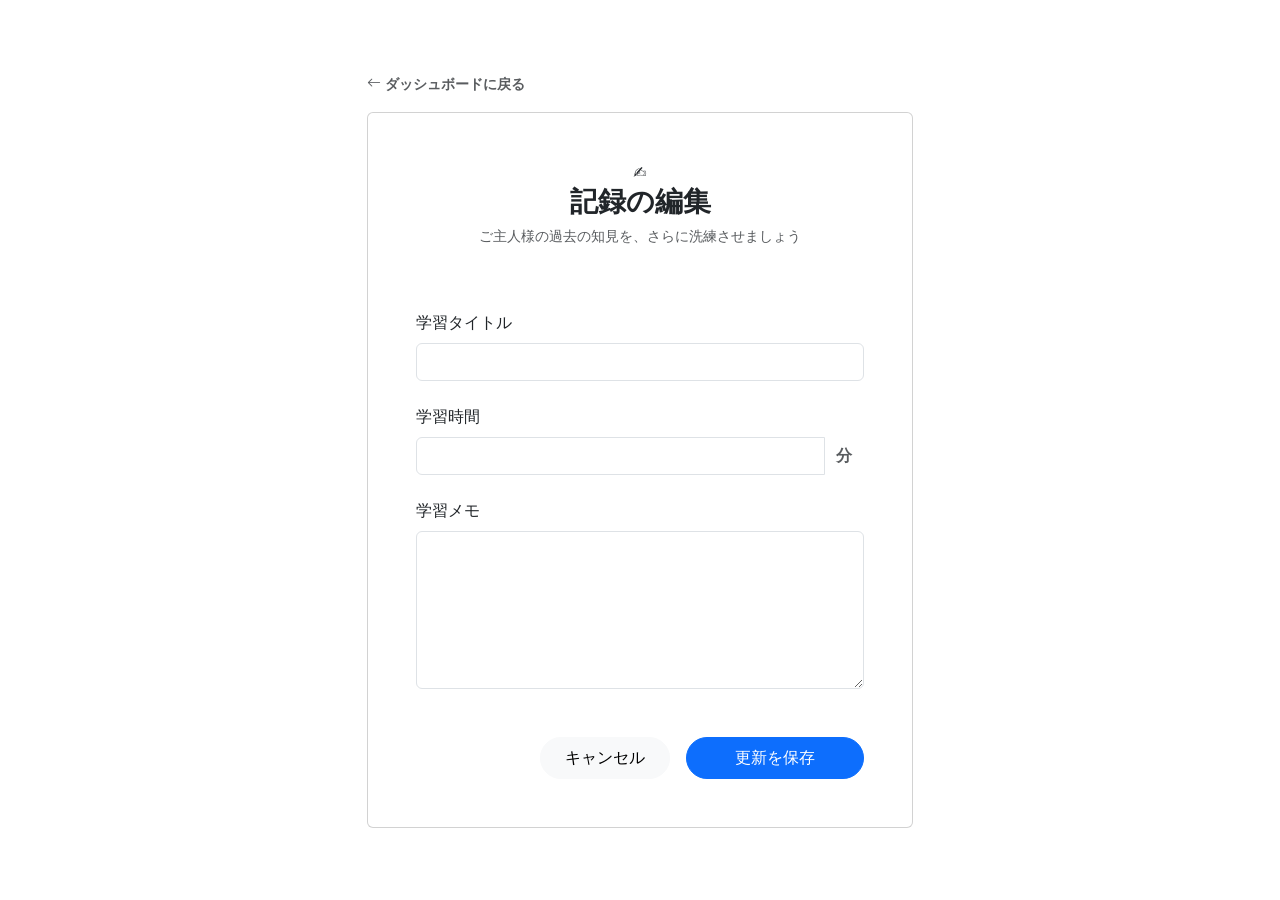
<file: src/main/resources/templates/edit.html>
<!DOCTYPE html>
<html lang="ja" xmlns:th="http://www.thymeleaf.org">
<head>
    <meta charset="UTF-8">
    <meta name="viewport" content="width=device-width, initial-scale=1.0">
    <title>DevLog | with AI執事 - 編集</title>

    <link rel="preconnect" href="https://fonts.googleapis.com">
    <link rel="preconnect" href="https://fonts.gstatic.com" crossorigin>
    <link href="https://fonts.googleapis.com/css2?family=Inter:wght@400;600&family=Noto+Sans+JP:wght@400;500;700&display=swap" rel="stylesheet">

    <link href="https://cdn.jsdelivr.net/npm/bootstrap@5.3.0/dist/css/bootstrap.min.css" rel="stylesheet">
    <link rel="stylesheet" href="https://cdn.jsdelivr.net/npm/bootstrap-icons@1.10.5/font/bootstrap-icons.css">

    <link rel="stylesheet" th:href="@{/css/style.css}">
</head>
<body class="d-flex align-items-center min-vh-100 py-5">

<div class="container">
    <div class="row justify-content-center">
        <div class="col-md-8 col-lg-6">

            <div class="mb-3">
                <a href="/" class="text-decoration-none text-muted small fw-bold" style="transition: color 0.2s;">
                    <i class="bi bi-arrow-left me-1"></i>ダッシュボードに戻る
                </a>
            </div>

            <div class="card p-4 p-md-5">
                <div class="text-center mb-5">
                    <div class="header-icon">✍️</div>
                    <h3 class="fw-bold text-dark mb-2">記録の編集</h3>
                    <p class="text-muted small">ご主人様の過去の知見を、さらに洗練させましょう</p>
                </div>

                <form th:action="@{/update}" th:object="${record}" method="post">

                    <input type="hidden" th:field="*{id}">
                    <input type="hidden" th:field="*{createdAt}">
                    <input type="hidden" th:field="*{aiSummary}">
                    <input type="hidden" th:field="*{aiTags}">

                    <div class="mb-4">
                        <label for="editTitleInput" class="form-label">学習タイトル</label>
                        <input type="text" th:field="*{title}" id="editTitleInput" class="form-control" required>
                    </div>

                    <div class="mb-4">
                        <label for="editDurationInput" class="form-label">学習時間</label>
                        <div class="input-group">
                            <input type="number" th:field="*{duration}" id="editDurationInput" class="form-control" required>
                            <span class="input-group-text bg-transparent border-0 text-muted fw-bold">分</span>
                        </div>
                    </div>

                    <div class="mb-5">
                        <label for="editMemoInput" class="form-label">学習メモ</label>
                        <textarea th:field="*{memo}" id="editMemoInput" class="form-control" rows="6" required></textarea>
                    </div>

                    <div class="d-grid gap-3 d-md-flex justify-content-md-end">
                        <a href="/" class="btn btn-light rounded-pill px-4 py-2">キャンセル</a>
                        <button type="submit" class="btn btn-primary rounded-pill px-5 py-2">更新を保存</button>
                    </div>
                </form>
            </div>

        </div>
    </div>
</div>

<script src="https://cdn.jsdelivr.net/npm/bootstrap@5.3.0/dist/js/bootstrap.bundle.min.js"></script>
</body>
</html>
</file>
